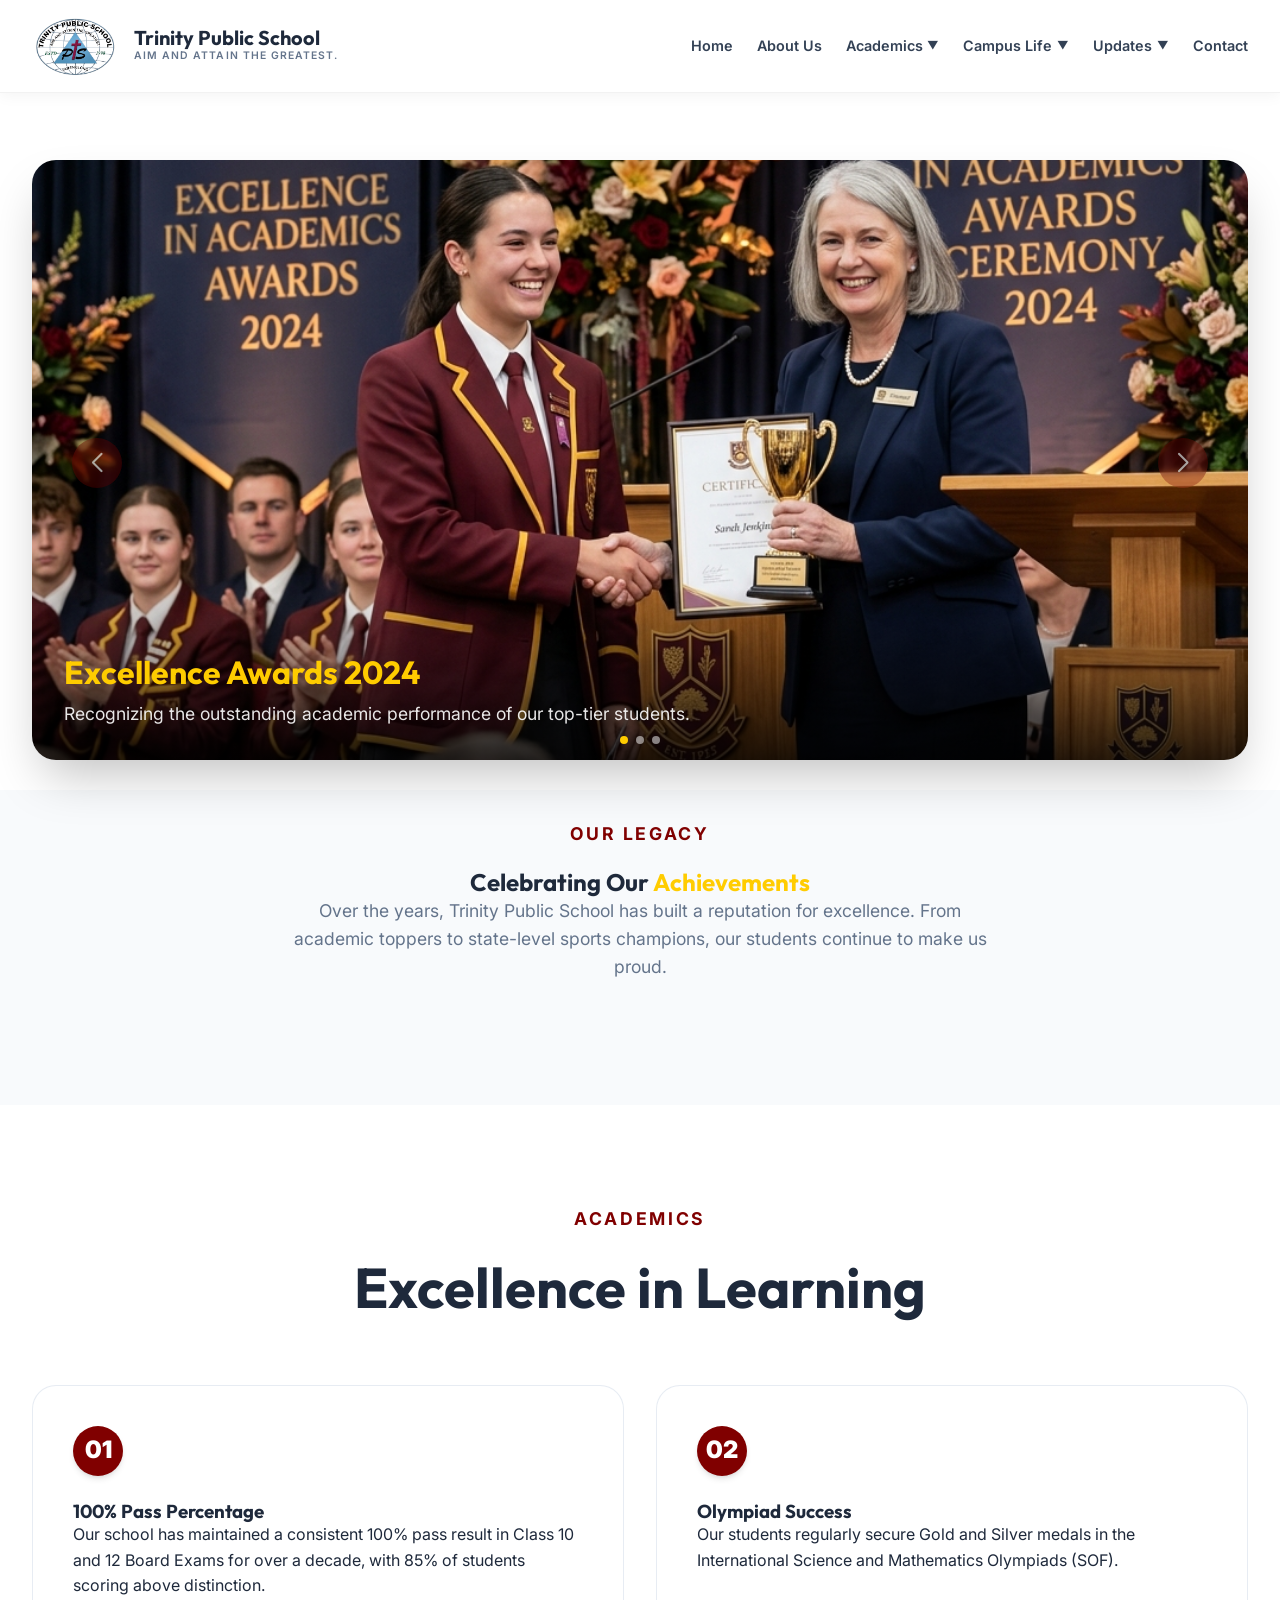
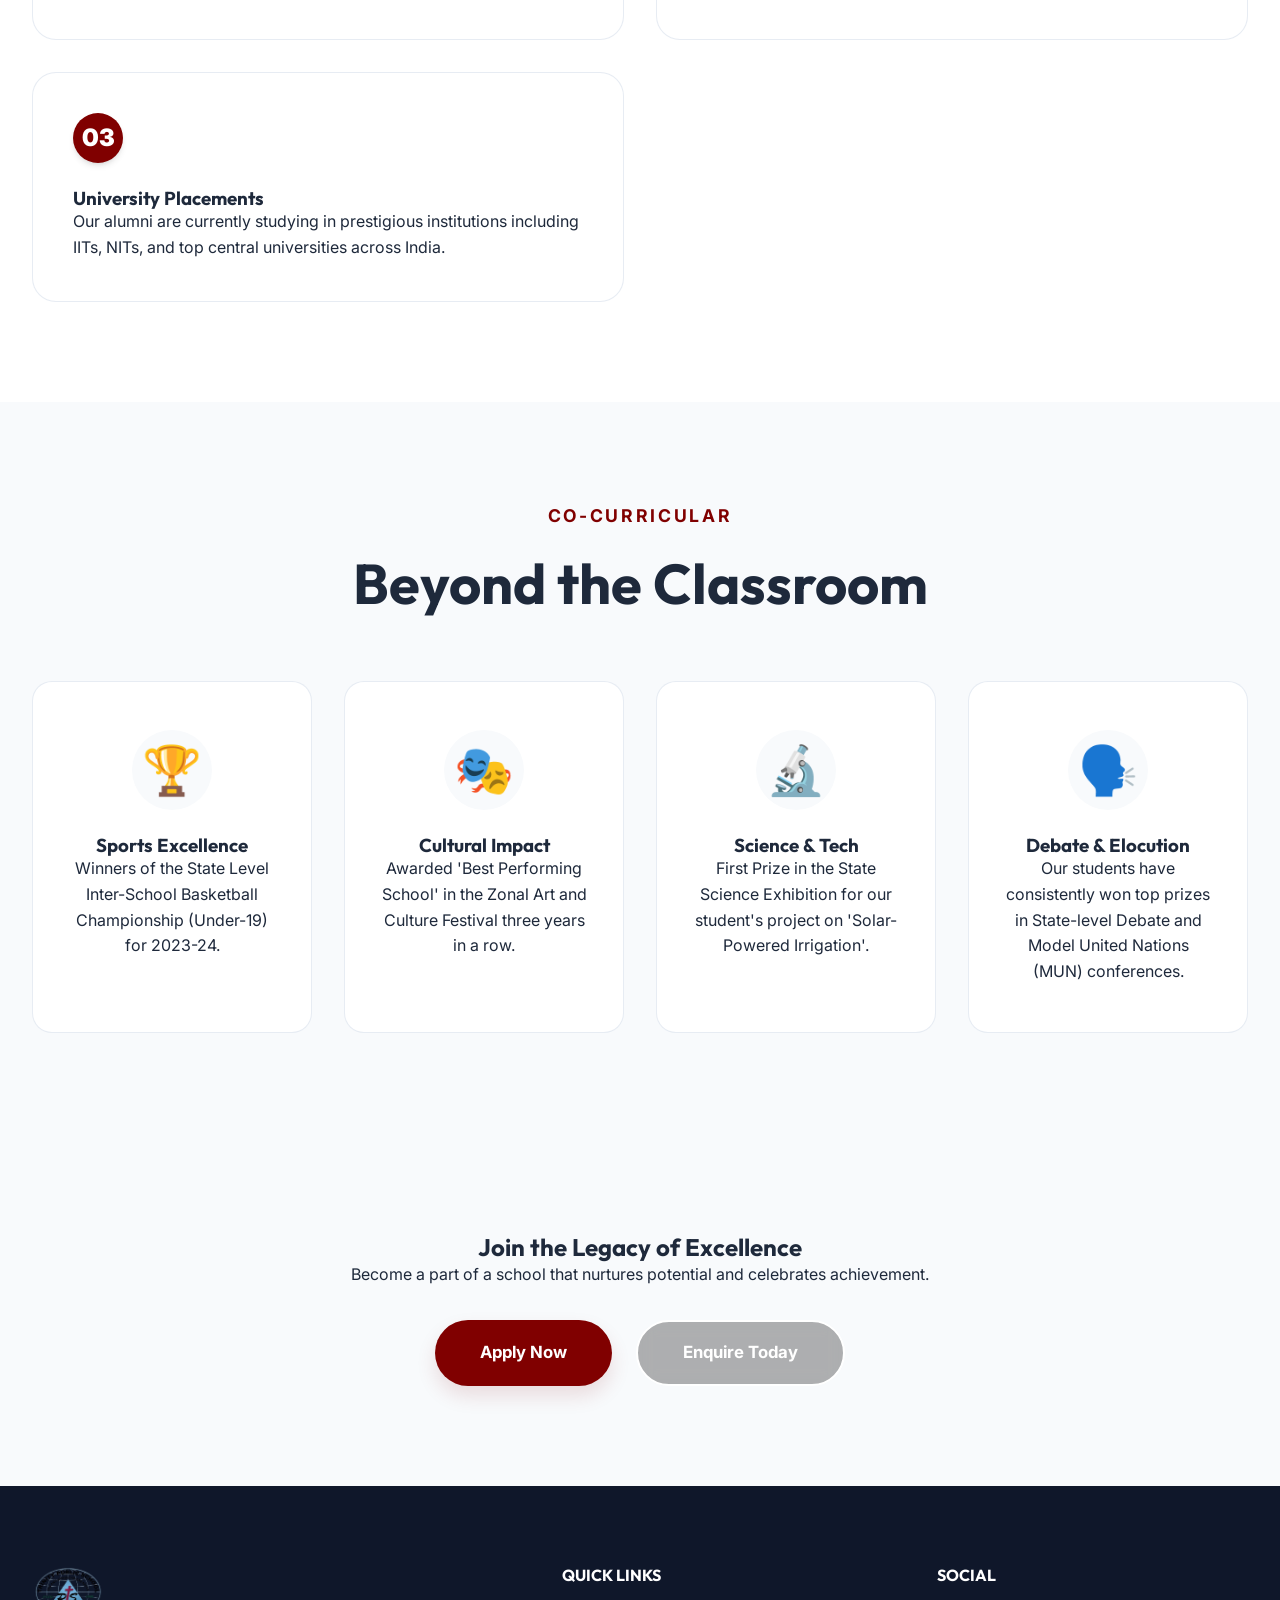
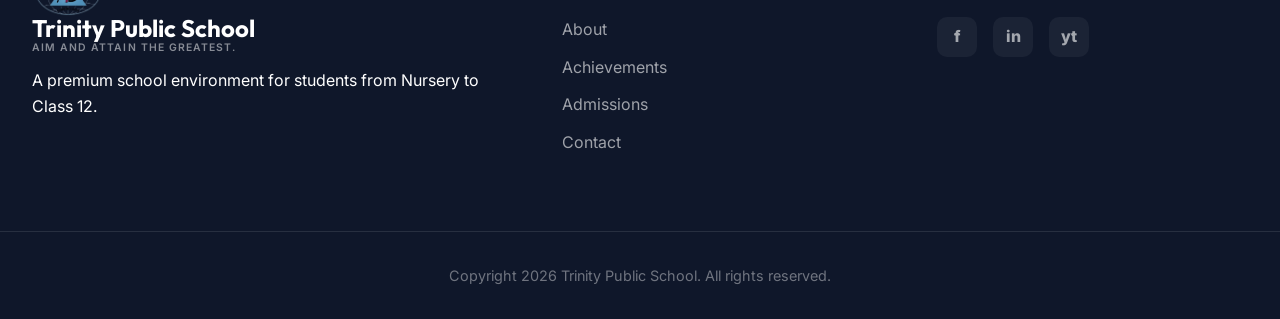
<file: achievements.html>
<!DOCTYPE html>
<html lang="en">

<head>
  <meta charset="UTF-8" />
  <meta name="viewport" content="width=device-width, initial-scale=1.0" />
  <title>Achievements | Trinity Public School</title>
  <meta name="description" content="Detailed achievements and milestones of Trinity Public School." />
  <link rel="preconnect" href="https://fonts.googleapis.com" />
  <link rel="preconnect" href="https://fonts.gstatic.com" crossorigin />
  <link
    href="https://fonts.googleapis.com/css2?family=Outfit:wght@300;400;500;600;700;800;900&family=Inter:wght@300;400;500;600;700&display=swap"
    rel="stylesheet" />
  <link rel="icon" type="image/png" href="images/favicon.png?v=2" />
  <link rel="stylesheet" href="https://cdn.jsdelivr.net/npm/swiper@11/swiper-bundle.min.css" />
  <link rel="stylesheet" href="style.css" />
</head>

<body>
  <!-- Header -->
  <header class="site-header" id="siteHeader">
    <div class="container header-flex-layout">
      <a class="brand left-aligned-brand" href="index.html#home" aria-label="Trinity Public School home">
        <img src="images/logo.png" alt="Trinity Public School Logo" class="brand-img" />
        <div class="brand-text">
          <strong>Trinity Public School</strong>
          <small>Aim and Attain The Greatest.</small>
        </div>
      </a>

      <nav class="nav-menu" id="navMenu" aria-label="Main navigation">
        <div class="nav-item">
          <a href="index.html#home">Home</a>
        </div>
        <div class="nav-item">
          <a href="index.html#about">About Us</a>
        </div>
        <div class="nav-item dropdown">
          <a href="index.html#academics" class="dropdown-trigger">Academics <span class="chevron">▼</span></a>
          <ul class="dropdown-menu">
            <li><a href="index.html#academics">Curriculum</a></li>
            <li><a href="index.html#academics">School Timings</a></li>
            <li><a href="index.html#admissions">Fees Information</a></li>
            <li><a href="index.html#academics">Academic Calendar</a></li>
          </ul>
        </div>
        <div class="nav-item dropdown">
          <a href="index.html#school-life" class="dropdown-trigger">Campus Life <span class="chevron">▼</span></a>
          <ul class="dropdown-menu">
            <li><a href="ExploreCampus.html">Explore Campus</a></li>
            <li><a href="SportsWeek/SportsWeek.html">Sports Week</a></li>
            <li><a href="index.html#school-life">Gallery</a></li>
            <li><a href="achievements.html" class="active">Achievements</a></li>
          </ul>
        </div>
        <div class="nav-item dropdown">
          <a href="index.html#admissions" class="dropdown-trigger">Updates <span class="chevron">▼</span></a>
          <ul class="dropdown-menu">
            <li><a href="index.html#home">Notices</a></li>
            <li><a href="index.html#home">Circulars</a></li>
            <li><a href="index.html#admissions">Admissions Open</a></li>
          </ul>
        </div>
        <div class="nav-item">
          <a href="index.html#contact">Contact</a>
        </div>
      </nav>
      <button class="menu-toggle" id="menuToggle" type="button" aria-label="Open menu" aria-expanded="false">
        <span></span>
        <span></span>
        <span></span>
      </button>
    </div>
  </header>
  <div class="menu-overlay" id="menuOverlay"></div>

  <main>
    <!-- Achievements Visual Slider -->
    <section class="section-padding" style="padding-top: 160px; padding-bottom: 30px;">
      <div class="container">
        <div class="achievement-slider swiper reveal">
          <div class="swiper-wrapper">
            <div class="swiper-slide">
              <div class="slider-image-wrapper">
                <img src="images/achievement1.jpg" alt="Award Ceremony" />
                <div class="slider-caption">
                  <h3>Excellence Awards 2024</h3>
                  <p>Recognizing the outstanding academic performance of our top-tier students.</p>
                </div>
              </div>
            </div>
            <div class="swiper-slide">
              <div class="slider-image-wrapper">
                <img src="images/achievement2.jpg" alt="Sports Victory" />
                <div class="slider-caption">
                  <h3>State Champions</h3>
                  <p>Our basketball team securing the top spot in the inter-school tournament.</p>
                </div>
              </div>
            </div>
            <div class="swiper-slide">
              <div class="slider-image-wrapper">
                <img src="images/achievement3.jpg" alt="Science Fair" />
                <div class="slider-caption">
                  <h3>Innovation Leaders</h3>
                  <p>First prize winners at the Regional Science & Technology Exhibition.</p>
                </div>
              </div>
            </div>
          </div>
          <div class="swiper-pagination"></div>
          <div class="swiper-button-next"></div>
          <div class="swiper-button-prev"></div>
        </div>
      </div>
    </section>

    <!-- Page Hero (Our Legacy Text) -->
    <section class="section-padding tinted-section" style="padding-top: 30px; padding-bottom: 60px;">
      <div class="container">
        <div class="section-intro centered reveal">
          <p class="eyebrow">Our Legacy</p>
          <h1>Celebrating Our <span class="text-accent">Achievements</span></h1>
          <p>Over the years, Trinity Public School has built a reputation for excellence. From academic toppers to state-level sports champions, our students continue to make us proud.</p>
        </div>
      </div>
    </section>

    <!-- Academic Achievements -->
    <section class="section-padding">
      <div class="container">
        <div class="section-intro reveal">
          <p class="eyebrow">Academics</p>
          <h2>Excellence in Learning</h2>
        </div>
        <div class="card-grid two-column">
          <div class="info-card reveal">
            <span class="card-number">01</span>
            <h3>100% Pass Percentage</h3>
            <p>Our school has maintained a consistent 100% pass result in Class 10 and 12 Board Exams for over a decade, with 85% of students scoring above distinction.</p>
          </div>

          <div class="info-card reveal">
            <span class="card-number">02</span>
            <h3>Olympiad Success</h3>
            <p>Our students regularly secure Gold and Silver medals in the International Science and Mathematics Olympiads (SOF).</p>
          </div>
          <div class="info-card reveal">
            <span class="card-number">03</span>
            <h3>University Placements</h3>
            <p>Our alumni are currently studying in prestigious institutions including IITs, NITs, and top central universities across India.</p>
          </div>
        </div>
      </div>
    </section>

    <!-- Sports & Beyond -->
    <section class="section-padding bg-alt">
      <div class="container">
        <div class="section-intro reveal">
          <p class="eyebrow">Co-Curricular</p>
          <h2>Beyond the Classroom</h2>
        </div>
        <div class="achievement-grid">
          <div class="achievement-card reveal">
            <div class="achievement-icon">🏆</div>
            <h3>Sports Excellence</h3>
            <p>Winners of the State Level Inter-School Basketball Championship (Under-19) for 2023-24.</p>
          </div>
          <div class="achievement-card reveal">
            <div class="achievement-icon">🎭</div>
            <h3>Cultural Impact</h3>
            <p>Awarded 'Best Performing School' in the Zonal Art and Culture Festival three years in a row.</p>
          </div>
          <div class="achievement-card reveal">
            <div class="achievement-icon">🔬</div>
            <h3>Science & Tech</h3>
            <p>First Prize in the State Science Exhibition for our student's project on 'Solar-Powered Irrigation'.</p>
          </div>
          <div class="achievement-card reveal">
            <div class="achievement-icon">🗣️</div>
            <h3>Debate & Elocution</h3>
            <p>Our students have consistently won top prizes in State-level Debate and Model United Nations (MUN) conferences.</p>
          </div>
        </div>
      </div>
    </section>

    <!-- CTA Section -->
    <section class="section-padding tinted-section">
      <div class="container centered reveal">
        <h2>Join the Legacy of Excellence</h2>
        <p>Become a part of a school that nurtures potential and celebrates achievement.</p>
        <div class="hero-buttons" style="margin-top: 2rem;">
          <a class="btn btn-primary rounded-full" href="index.html#admissions">Apply Now</a>
          <a class="btn btn-secondary rounded-full" href="index.html#contact">Enquire Today</a>
        </div>
      </div>
    </section>
  </main>

  <!-- Footer -->
  <footer class="site-footer">
    <div class="container footer-grid">
      <div>
        <a class="brand footer-brand" href="index.html#home">
          <img src="images/logo.png" alt="Trinity Public School Logo" class="brand-img" />
          <div class="brand-text">
            <strong>Trinity Public School</strong>
            <small>Aim and Attain The Greatest.</small>
          </div>
        </a>
        <p>A premium school environment for students from Nursery to Class 12.</p>
      </div>

      <div>
        <h3>Quick Links</h3>
        <a href="index.html#about">About</a>
        <a href="achievements.html">Achievements</a>
        <a href="index.html#admissions">Admissions</a>
        <a href="index.html#contact">Contact</a>
      </div>

      <div>
        <h3>Social</h3>
        <div class="social-links">
          <a href="#" aria-label="Facebook">f</a>
          <a href="#" aria-label="Instagram">in</a>
          <a href="#" aria-label="YouTube">yt</a>
        </div>
      </div>
    </div>
    <p class="copyright">Copyright 2026 Trinity Public School. All rights reserved.</p>
  </footer>

  <script src="https://cdn.jsdelivr.net/npm/swiper@11/swiper-bundle.min.js"></script>
  <script src="script.js"></script>
  <script>
    document.addEventListener("DOMContentLoaded", () => {
      new Swiper(".achievement-slider", {
        slidesPerView: 1,
        spaceBetween: 30,
        loop: true,
        autoplay: {
          delay: 5000,
          disableOnInteraction: false,
        },
        pagination: {
          el: ".swiper-pagination",
          clickable: true,
        },
        navigation: {
          nextEl: ".swiper-button-next",
          prevEl: ".swiper-button-prev",
        },
      });
    });
  </script>
</body>

</html>
</file>
<file: style.css>
/* =========================================================
   Trinity Public School - Premium UI Overhaul
   Developer: Antigravity AI
   Purpose: Professional School Website Design
   ========================================================= */

/* ---------------------------------------------------------
   1. VARIABLES & DESIGN SYSTEM
   --------------------------------------------------------- */
:root {
  /* Color Palette */
  --primary: #800000;
  --primary-dark: #5c0000;
  --primary-glow: rgba(128, 0, 0, 0.12);
  --accent: #d4af37;
  --accent-light: #f1c40f;

  --text-main: #1e293b;
  --text-muted: #64748b;
  --text-light: #94a3b8;

  --bg-main: #ffffff;
  --bg-alt: #f8fafc;
  --bg-dark: #0f172a;
  --bg-card: #ffffff;

  --border: rgba(226, 232, 240, 0.8);
  --glass: rgba(255, 255, 255, 0.7);
  --glass-border: rgba(255, 255, 255, 0.2);

  /* Shadows */
  --shadow-sm: 0 1px 2px 0 rgb(0 0 0 / 0.05);
  --shadow: 0 4px 6px -1px rgb(0 0 0 / 0.1), 0 2px 4px -2px rgb(0 0 0 / 0.1);
  --shadow-lg: 0 20px 25px -5px rgb(0 0 0 / 0.1), 0 8px 10px -6px rgb(0 0 0 / 0.1);
  --shadow-xl: 0 25px 50px -12px rgb(0 0 0 / 0.25);

  /* Border Radii */
  --radius-sm: 0.5rem;
  --radius-md: 0.75rem;
  --radius-lg: 1.5rem;
  --radius-full: 9999px;

  /* Typography */
  --font-heading: 'Outfit', sans-serif;
  --font-body: 'Inter', sans-serif;

  --transition: all 0.3s cubic-bezier(0.4, 0, 0.2, 1);
}

/* ---------------------------------------------------------
   2. BASE STYLES & RESET
   --------------------------------------------------------- */
* {
  box-sizing: border-box;
  margin: 0;
  padding: 0;
}

html {
  scroll-behavior: smooth;
  font-size: 16px;
}

html,
body {
  overflow-x: hidden;
  position: relative;
  width: 100%;
}

body {
  background: var(--bg-main);
  color: var(--text-main);
  font-family: var(--font-body);
  line-height: 1.6;
  transition: background 0.5s ease;
}

h1,
h2,
h3,
h4,
.brand strong {
  font-family: var(--font-heading);
  font-weight: 700;
  line-height: 1.2;
}

img {
  display: block;
  max-width: 100%;
  height: auto;
}

a {
  color: inherit;
  text-decoration: none;
  transition: var(--transition);
}

/* Utilities */
.two-column {
  display: grid;
  grid-template-columns: repeat(2, 1fr);
  gap: 2rem;
}

.three-column {
  display: grid;
  grid-template-columns: repeat(3, 1fr);
  gap: 2rem;
}

.four-column {
  display: grid;
  grid-template-columns: repeat(4, 1fr);
  gap: 2rem;
}

button {
  font-family: inherit;
}

/* Layout Utilities */
.container {
  max-width: 1280px;
  margin: 0 auto;
  padding: 0 2rem;
}

.section-padding {
  padding: 100px 0;
}

.bg-alt {
  background: var(--bg-alt);
}

.tinted-section {
  background: var(--bg-alt);
}

.centered {
  text-align: center;
}

.reveal {
  opacity: 0;
  transform: translateY(30px);
  transition: opacity 0.8s ease-out, transform 0.8s ease-out;
}

.reveal.visible {
  opacity: 1;
  transform: translateY(0);
}

/* ---------------------------------------------------------
   3. HEADER & NAVIGATION
   --------------------------------------------------------- */
.site-header {
  position: fixed;
  top: 0;
  left: 0;
  right: 0;
  z-index: 1000;
  padding: 1rem 0;
  background: white;
  border-bottom: 1px solid rgba(0, 0, 0, 0.05);
  box-shadow: 0 2px 15px rgba(0, 0, 0, 0.05);
  transition: var(--transition);
}

.header-flex-layout {
  display: flex;
  justify-content: space-between;
  align-items: center;
}

.brand {
  display: flex;
  align-items: center;
  gap: 1rem;
}

.brand-text {
  display: flex;
  flex-direction: column;
}

.brand-title {
  display: flex;
  align-items: center;
  gap: 10px;
}

.estd-badge {
  font-size: 0.65rem;
  background: var(--primary);
  color: white;
  padding: 2px 8px;
  border-radius: 4px;
  font-weight: 700;
  letter-spacing: 0.05em;
}

.brand-img {
  height: 60px;
  width: auto;
  object-fit: contain;
}

.brand strong {
  font-size: 1.25rem;
  color: var(--text-main);
  line-height: 1;
}

.brand-motto {
  font-size: 0.8rem;
  color: var(--text-muted);
  font-weight: 500;
  margin-top: 4px;
}

.brand small {
  font-size: 0.65rem;
  color: var(--text-muted);
  text-transform: uppercase;
  letter-spacing: 0.1em;
  font-weight: 600;
}

.nav-menu {
  display: flex;
  gap: 1.5rem;
  align-items: center;
}

.nav-item {
  position: relative;
}

.nav-menu a {
  font-weight: 600;
  font-size: 0.9rem;
  color: #334155;
  padding: 0.5rem 0;
  display: inline-flex;
  align-items: center;
  gap: 0.3rem;
  transition: var(--transition);
}

.nav-menu a:hover,
.nav-menu a.active {
  color: var(--primary);
}

.chevron {
  font-size: 0.7rem;
  transition: transform 0.3s ease;
}

/* Dropdown Menu Desktop */
.dropdown-menu {
  position: absolute;
  top: 100%;
  left: 50%;
  transform: translateX(-50%) translateY(10px);
  background: white;
  min-width: 220px;
  border-radius: var(--radius-md);
  box-shadow: var(--shadow-lg);
  padding: 0.75rem 0;
  opacity: 0;
  visibility: hidden;
  transition: all 0.3s cubic-bezier(0.4, 0, 0.2, 1);
  list-style: none;
  z-index: 1000;
  border: 1px solid rgba(0, 0, 0, 0.05);
}

.dropdown:hover .dropdown-menu {
  opacity: 1;
  visibility: visible;
  transform: translateX(-50%) translateY(0);
}

.dropdown:hover .chevron {
  transform: rotate(180deg);
}

.dropdown-menu li a {
  display: block;
  padding: 0.75rem 1.5rem;
  color: var(--text-main);
  font-weight: 500;
  font-size: 0.85rem;
  transition: all 0.2s ease;
  width: 100%;
}

.dropdown-menu li a:hover {
  background: var(--bg-alt);
  color: var(--primary);
  padding-left: 1.75rem;
}

.dropdown-menu li a::after {
  display: none;
}

.menu-toggle {
  display: none;
  flex-direction: column;
  gap: 5px;
  background: none;
  border: none;
  cursor: pointer;
  padding: 5px;
  z-index: 1100;
}

@media (max-width: 991px) {
  .menu-toggle {
    display: flex;
  }
}

.menu-toggle span {
  display: block;
  width: 25px;
  height: 2px;
  background: var(--text-main);
  transition: var(--transition);
  transform-origin: center;
}

.menu-toggle.active span:nth-child(1) {
  transform: translateY(7px) rotate(45deg);
}

.menu-toggle.active span:nth-child(2) {
  opacity: 0;
}

.menu-toggle.active span:nth-child(3) {
  transform: translateY(-7px) rotate(-45deg);
}

/* Menu Overlay */
.menu-overlay {
  position: fixed;
  inset: 0;
  background: rgba(15, 23, 42, 0.4);
  backdrop-filter: blur(4px);
  z-index: 999;
  opacity: 0;
  visibility: hidden;
  transition: var(--transition);
}

.menu-overlay.visible {
  opacity: 1;
  visibility: visible;
}

/* Mobile Nav Styles Refined */
@media (max-width: 991px) {
  .nav-menu {
    position: fixed;
    top: 0;
    right: -100%;
    width: 320px;
    height: 100vh;
    background: white;
    flex-direction: column;
    padding: 100px 1.5rem 2rem;
    gap: 0.5rem;
    transition: transform 0.4s cubic-bezier(0.4, 0, 0.2, 1);
    align-items: flex-start;
    overflow-y: auto;
    box-shadow: -10px 0 30px rgba(0, 0, 0, 0.1);
    z-index: 1050;
  }

  .nav-menu.open {
    right: 0;
    transform: translateX(0);
  }

  .nav-item {
    width: 100%;
    border-bottom: 1px solid rgba(0, 0, 0, 0.05);
  }

  .nav-item:last-child {
    border-bottom: none;
  }

  .nav-menu a {
    font-size: 1.05rem;
    width: 100%;
    padding: 1rem 0.5rem;
    display: flex;
    justify-content: space-between;
    align-items: center;
    color: var(--text-main);
    font-weight: 600;
  }

  .dropdown-menu {
    position: static !important;
    width: 100%;
    min-width: 100%;
    transform: none !important;
    left: auto !important;
    top: auto !important;
    opacity: 1;
    visibility: visible;
    box-shadow: none;
    padding: 0;
    max-height: 0;
    overflow: hidden;
    transition: max-height 0.4s cubic-bezier(0.4, 0, 0.2, 1);
    border: none;
    background: #f8f8f8;
    border-radius: 12px;
    margin: 0;
    display: block; /* Ensure it's in flow */
  }

  .dropdown.active .dropdown-menu {
    max-height: 600px;
    margin-top: 10px;
    margin-bottom: 10px;
    padding: 10px 0;
  }

  .dropdown.active .chevron {
    transform: rotate(180deg);
    color: var(--primary);
  }

  .dropdown-menu li a {
    display: block;
    width: 100%;
    padding: 12px 20px;
    font-size: 0.95rem;
    font-weight: 500;
    color: var(--text-muted);
  }

  .dropdown-menu li a:hover {
    padding-left: 25px;
    background: rgba(0, 0, 0, 0.02);
  }
}

/* ---------------------------------------------------------
   4. HERO SLIDER
   --------------------------------------------------------- */
.hero-slider {
  height: 85vh; /* Decreased from 100vh */
  width: 100%;
  position: relative;
  overflow: hidden;
}

/* Swiper Navigation Symmetry */
.swiper-button-prev,
.swiper-button-next {
  color: white !important;
  transition: var(--transition);
  opacity: 0.6;
}

.swiper-button-prev:hover,
.swiper-button-next:hover {
  opacity: 1;
  transform: scale(1.1);
}

.swiper-button-prev {
  left: 40px !important;
}

.swiper-button-next {
  right: 40px !important;
}

@media (max-width: 768px) {
  .swiper-button-prev {
    left: 15px !important;
  }

  .swiper-button-next {
    right: 15px !important;
  }
}


.hero-slide {
  position: relative;
  display: flex;
  align-items: center;
  justify-content: center;
}

.hero-image-overlay {
  position: absolute;
  inset: 0;
  background-size: cover;
  background-position: center;
  background-repeat: no-repeat;
  transition: transform 8s ease-out;
  z-index: -1;
}

.swiper-slide-active .hero-image-overlay {
  transform: scale(1.1);
}

/* Topper Slides (Full Image, No Zoom, No Overlay) */
.no-zoom {
  position: relative;
  background-color: #000;
  overflow: hidden;
}

/* Blurred Background Fill */
.no-zoom::before {
  content: '';
  position: absolute;
  inset: -20px;
  background-image: inherit;
  background-size: cover;
  background-position: center;
  filter: blur(25px) brightness(0.6);
  z-index: 1;
}

.no-zoom .hero-image-overlay {
  background-image: inherit;
  background-size: contain !important;
  /* Sharp and undistorted */
  background-position: center;
  top: 0;
  height: 100%;
  z-index: 2;
  /* Over the blur */
  transition: none !important;
  transform: none !important;
}

.topper-img-mobile {
  display: none;
}

.no-zoom .hero-image-overlay::before {
  display: none;
}

.hero-image-overlay::before {
  content: '';
  position: absolute;
  inset: 0;
  background: rgba(0, 0, 0, 0.4);
}

.hero-grid {
  position: relative;
  z-index: 10;
  text-align: center;
  color: white;
}

.hero-content {
  max-width: 900px;
  margin: 0 auto;
  opacity: 0;
  transform: translateY(40px);
  transition: all 0.8s cubic-bezier(0.4, 0, 0.2, 1);
  transition-delay: 0.3s;
}

.swiper-slide-active .hero-content {
  opacity: 1;
  transform: translateY(0);
}

.hero-content h1 {
  font-size: clamp(2rem, 8vw, 4rem);
  margin-bottom: 1rem;
  color: white;
  text-shadow: 0 4px 20px rgba(0, 0, 0, 0.4);
}

.text-accent {
  color: #ffcc00;
}

.hero-subtitle {
  font-size: clamp(1.1rem, 4vw, 1.8rem);
  font-weight: 400;
  color: white;
  margin-bottom: 2.5rem;
  text-shadow: 0 2px 4px rgba(0, 0, 0, 0.3);
  display: flex;
  justify-content: center;
  align-items: center;
  gap: 0.5rem;
}

.typing-text::after {
  content: '|';
  animation: blink 0.8s infinite;
  margin-left: 2px;
  color: #ffcc00;
}

@keyframes blink {

  0%,
  100% {
    opacity: 1;
  }

  50% {
    opacity: 0;
  }
}

.hero-buttons {
  display: flex;
  gap: 1.5rem;
  justify-content: center;
  margin-top: 1rem;
}

/* ---------------------------------------------------------
   5. BUTTONS
   --------------------------------------------------------- */
.btn {
  padding: 1.1rem 2.8rem;
  border-radius: var(--radius-full);
  font-weight: 700;
  font-size: 1.05rem;
  cursor: pointer;
  display: inline-flex;
  align-items: center;
  justify-content: center;
  transition: var(--transition);
}

.btn-primary {
  background: var(--primary);
  color: white !important;
  border: none;
  box-shadow: 0 10px 20px var(--primary-glow);
}

.btn-primary:hover {
  background: var(--primary-dark);
  transform: translateY(-3px);
  box-shadow: 0 15px 30px var(--primary-glow);
}

.btn-secondary {
  background: rgba(0, 0, 0, 0.3);
  color: white !important;
  border: 2px solid white;
  backdrop-filter: blur(10px);
}

.btn-secondary:hover {
  background: white;
  color: #000 !important;
  transform: translateY(-3px);
}

/* ---------------------------------------------------------
   4.5 ANNOUNCEMENT BAR
   --------------------------------------------------------- */
.announcement-bar {
  background: var(--primary);
  color: white;
  overflow: hidden;
  white-space: nowrap;
  padding: 15px 0;
  border-top: 1px solid rgba(255, 255, 255, 0.1);
  border-bottom: 1px solid rgba(255, 255, 255, 0.1);
  position: relative;
  z-index: 50;
  height: 60px;
  display: flex;
  align-items: center;
}

.announcement-track {
  display: inline-flex;
  gap: 100px;
  padding-left: 100%; /* Start text from the right edge */
  animation: scrollText 12s linear infinite;
  font-weight: 700;
  font-size: 1.1rem;
  letter-spacing: 0.05em;
  text-transform: uppercase;
  flex-shrink: 0;
}

@keyframes scrollText {
  0% {
    transform: translateX(0);
  }

  100% {
    transform: translateX(-100%);
  }
}

@media (max-width: 768px) {
  .announcement-bar {
    height: 45px;
    padding: 10px 0;
  }

  .announcement-track {
    font-size: 0.9rem;
    gap: 60px;
    animation-duration: 8s;
  }
}

/* ---------------------------------------------------------
   6. SECTIONS & COMPONENTS
   --------------------------------------------------------- */

/* Section Intro */
.section-intro {
  margin-bottom: 4rem;
  text-align: center;
}

.section-intro .eyebrow {
  color: var(--primary);
  font-weight: 700;
  font-size: 1.1rem;
  text-transform: uppercase;
  letter-spacing: 0.15em;
  margin-bottom: 1.25rem;
  display: block;
}

.section-intro .eyebrow.light {
  color: white;
}

.section-intro h2 {
  font-size: clamp(1.8rem, 6vw, 3.5rem);
  color: var(--text-main);
  margin-bottom: 1.5rem;
}

.section-intro p {
  font-size: clamp(1rem, 2vw, 1.1rem);
  color: var(--text-muted);
  max-width: 700px;
  margin: 0 auto;
}

/* Leadership */
.leadership-grid {
  display: grid;
  grid-template-columns: repeat(3, 1fr);
  gap: 3rem;
}

.leadership-card {
  background: white;
  border-radius: 20px;
  overflow: hidden;
  box-shadow: var(--shadow);
  text-align: center;
  transition: var(--transition);
  border: 1px solid rgba(0, 0, 0, 0.05);
}

/* Faculty Section */
.faculty-section {
  background: #f8fafc;
}

.faculty-grid {
  display: grid;
  grid-template-columns: repeat(6, 1fr);
  gap: 1.5rem;
  margin-top: 3rem;
}

.faculty-card {
  background: white;
  border-radius: 15px;
  overflow: hidden;
  box-shadow: 0 4px 15px rgba(0, 0, 0, 0.05);
  transition: transform 0.3s ease;
  border: 1px solid #edf2f7;
  text-align: center;
}

.faculty-card:hover {
  transform: translateY(-10px);
  box-shadow: var(--shadow-lg);
}

.faculty-image img {
  width: 100%;
  aspect-ratio: 1;
  object-fit: cover;
  border-bottom: 1px solid #edf2f7;
}

.faculty-info {
  padding: 1.25rem 0.5rem;
}

.faculty-info h3 {
  font-size: 0.95rem;
  color: #1a202c;
  margin-bottom: 0.25rem;
  font-weight: 700;
}

.faculty-info p {
  font-size: 0.7rem;
  color: var(--primary);
  font-weight: 600;
  letter-spacing: 0.05em;
  margin-bottom: 0.75rem;
}

.faculty-social {
  border-top: 1px solid #edf2f7;
  padding-top: 0.75rem;
}

.email-icon {
  font-size: 1.1rem;
  color: #a0aec0;
  transition: color 0.3s ease;
  cursor: pointer;
}

.email-icon:hover {
  color: var(--primary);
}

.centered-btn-wrapper {
  text-align: center;
  margin-top: 4rem;
}

.btn-navy {
  background: #1e293b;
  color: white !important;
  padding: 1rem 2.5rem;
  border-radius: 8px;
  font-weight: 600;
  display: inline-flex;
  align-items: center;
  gap: 0.5rem;
  transition: background 0.3s ease;
}

.btn-navy:hover {
  background: #0f172a;
}


.leadership-card:hover {
  transform: translateY(-10px);
  box-shadow: 0 20px 40px rgba(0, 0, 0, 0.1);
}

.member-image {
  width: 100%;
  height: 300px;
  overflow: hidden;
}

.member-image img {
  width: 100%;
  height: 100%;
  object-fit: cover;
  transition: var(--transition);
}

.leadership-card:hover .member-image img {
  transform: scale(1.05);
}

.member-info {
  padding: 2rem;
}

.designation {
  color: var(--primary);
  font-weight: 700;
  font-size: 0.9rem;
  text-transform: uppercase;
  margin-bottom: 1.5rem;
}

.quote {
  font-style: italic;
  color: var(--text-muted);
  font-size: 0.95rem;
  line-height: 1.6;
}

/* About Grid & Cards */
.about-new-layout {
  display: grid;
  grid-template-columns: 1fr 1.1fr;
  gap: 5rem;
  align-items: center;
  margin-bottom: 5rem;
}

.about-content-col {
  text-align: left;
}

.about-content-col .eyebrow {
  margin-bottom: 1.5rem;
  margin-left: 0;
}

.about-title {
  font-size: clamp(2rem, 4.5vw, 3.2rem);
  color: var(--text-main);
  margin-bottom: 2rem;
  line-height: 1.1;
  font-weight: 800;
}

.about-desc {
  font-size: 1.1rem;
  color: var(--text-muted);
  line-height: 1.7;
  margin-bottom: 3rem;
  max-width: 600px;
  margin-left: 0;
}

.about-image-col img {
  border-radius: 40px;
  box-shadow: var(--shadow-xl);
  width: 100%;
  aspect-ratio: 16/11;
  object-fit: cover;
}

/* Maroon Button with Arrow */
.btn-maroon-arrow {
  background: var(--primary);
  color: white !important;
  display: inline-flex;
  align-items: center;
  gap: 1.25rem;
  padding: 1.1rem 2.2rem;
  border-radius: 12px;
  font-weight: 700;
  font-size: 1.1rem;
  box-shadow: 0 10px 20px var(--primary-glow);
  transition: var(--transition);
}

.btn-maroon-arrow:hover {
  transform: translateY(-3px);
  background: var(--primary-dark);
  box-shadow: 0 15px 30px var(--primary-glow);
}

.btn-icon {
  font-size: 1.5rem;
}

.btn-arrow {
  font-size: 1.3rem;
  transition: transform 0.3s ease;
}

.btn-maroon-arrow:hover .btn-arrow {
  transform: translateX(6px);
}

/* Features Bar */
.features-bar {
  background: white;
  border: 1px solid var(--border);
  border-radius: 24px;
  padding: 2.5rem 3rem;
  display: grid;
  grid-template-columns: repeat(4, 1fr);
  gap: 1rem;
  box-shadow: var(--shadow-lg);
  margin-top: 2rem;
}

.f-item {
  display: flex;
  align-items: center;
  gap: 1.25rem;
  position: relative;
  padding: 0 1rem;
}

.f-item:not(:last-child)::after {
  content: '';
  position: absolute;
  right: -0.5rem;
  top: 15%;
  height: 70%;
  width: 1px;
  background: #e2e8f0;
}

.f-icon {
  width: 52px;
  height: 52px;
  background: #fff5f5;
  border-radius: 50%;
  display: flex;
  align-items: center;
  justify-content: center;
  font-size: 1.4rem;
  flex-shrink: 0;
}

.f-text h4 {
  font-size: 0.95rem;
  color: var(--text-main);
  margin-bottom: 0.25rem;
  font-weight: 700;
}

.f-text p {
  font-size: 0.8rem;
  color: var(--text-muted);
  line-height: 1.4;
}

/* ---------------------------------------------------------
   6.1 ABOUT SECTION (REDESIGN)
   --------------------------------------------------------- */
.about-grid-new {
  display: grid;
  grid-template-columns: 1.2fr 1fr;
  gap: 4rem;
  align-items: flex-start;
}

.about-accordion {
  margin-top: 2rem;
  margin-bottom: 2.5rem;
  border-top: 1px solid #e2e8f0;
}

.accordion-item {
  border-bottom: 1px solid #e2e8f0;
}

.accordion-header {
  width: 100%;
  padding: 1.5rem 0;
  display: flex;
  justify-content: space-between;
  align-items: center;
  background: none;
  border: none;
  font-family: var(--font-heading);
  font-size: 1.25rem;
  font-weight: 700;
  color: var(--text-main);
  cursor: pointer;
  text-align: left;
  transition: var(--transition);
}

.accordion-header:hover {
  color: var(--primary);
}

.accordion-icon {
  display: flex;
  align-items: center;
  justify-content: center;
  transition: transform 0.3s ease;
  color: var(--primary);
}

.accordion-item.active .accordion-icon {
  transform: rotate(180deg);
}

.accordion-content {
  max-height: 0;
  overflow: hidden;
  transition: max-height 0.4s cubic-bezier(0.4, 0, 0.2, 1);
  background: transparent;
}

.accordion-item.active .accordion-content {
  max-height: 500px; /* Large enough for content */
}

.content-inner {
  padding-bottom: 1.5rem;
  color: var(--text-muted);
  line-height: 1.6;
  font-size: 1rem;
}

.brochure-btn {
  display: inline-flex;
  align-items: center;
  gap: 1rem;
  background: #ffcc00; /* Yellow background */
  color: #000;
  padding: 1rem 2rem;
  border-radius: 8px;
  font-weight: 700;
  font-size: 0.95rem;
  text-transform: uppercase;
  letter-spacing: 0.05em;
  transition: var(--transition);
  box-shadow: 0 4px 15px rgba(255, 204, 0, 0.2);
}

.brochure-btn:hover {
  background: #e6b800;
  transform: translateY(-3px);
  box-shadow: 0 8px 25px rgba(255, 204, 0, 0.3);
  color: #000;
}

.brochure-btn .btn-arrow {
  font-size: 1.2rem;
  transition: transform 0.3s ease;
}

.brochure-btn:hover .btn-arrow {
  transform: translateX(5px);
}

.about-explore-btn {
  margin-top: 2rem;
  display: inline-flex;
  align-items: center;
  gap: 0.5rem;
  padding: 0.8rem 1.8rem;
}

.about-explore-btn .btn-arrow {
  font-size: 1.2rem;
  transition: transform 0.3s ease;
}

.about-explore-btn:hover .btn-arrow {
  transform: translateX(5px);
}

.about-image {
  width: 100%;
  height: auto;
  border-radius: 20px;
  box-shadow: var(--shadow-lg);
  object-fit: cover;
}

@media (max-width: 1024px) {
  .about-grid-new {
    grid-template-columns: 1fr;
    gap: 3rem;
  }
}

@media (max-width: 768px) {
  .accordion-header {
    font-size: 1.1rem;
    padding: 1.2rem 0;
  }
  
  .about-explore-btn {
    margin-top: 1.5rem !important;
    padding: 0.6rem 1.2rem !important;
    font-size: 0.85rem !important;
    width: fit-content !important;
    margin-left: 0 !important;
    margin-right: auto !important;
    display: flex !important;
  }
}



.card-grid {
  display: grid;
  gap: 2rem;
  margin-top: 4rem;
}

.two-column {
  grid-template-columns: repeat(2, 1fr);
}

.three-column {
  grid-template-columns: repeat(3, 1fr);
}

.four-column {
  grid-template-columns: repeat(4, 1fr);
}

.info-card {
  background: var(--bg-card);
  padding: 2.5rem;
  border-radius: var(--radius-lg);
  border: 1px solid var(--border);
  transition: var(--transition);
}

.info-card:hover {
  transform: translateY(-10px);
  border-color: var(--primary);
  box-shadow: var(--shadow-lg);
}

.card-number {
  font-size: 1.5rem;
  font-weight: 900;
  color: white;
  background: var(--primary);
  width: 50px;
  height: 50px;
  display: flex;
  align-items: center;
  justify-content: center;
  border-radius: 50%;
  margin-bottom: 1.5rem;
  box-shadow: var(--shadow);
}

/* Academics */
.level-card {
  background: var(--bg-card);
  padding: 2rem;
  border-radius: var(--radius-lg);
  border: 1px solid var(--border);
  transition: var(--transition);
  height: 100%;
}

.level-card:hover {
  background: var(--primary);
  color: white;
  transform: scale(1.05);
}

.level-card:hover h3,
.level-card:hover p,
.level-card:hover span {
  color: white;
}

.level-card span {
  font-size: 0.8rem;
  font-weight: 700;
  color: var(--primary);
  text-transform: uppercase;
}

.stream-grid {
  display: grid;
  grid-template-columns: 1fr 1fr;
  gap: 2rem;
  margin-top: 4rem;
}

.stream-card {
  background: var(--bg-card);
  border-radius: var(--radius-lg);
  overflow: hidden;
  border: 1px solid var(--border);
  transition: var(--transition);
}

.stream-card img {
  height: 300px;
  width: 100%;
  object-fit: cover;
  transition: var(--transition);
}

.stream-card:hover img {
  transform: scale(1.1);
}

.stream-card div {
  padding: 2.5rem;
}

/* Achievements Section */
.achievement-grid {
  display: grid;
  grid-template-columns: repeat(4, 1fr);
  gap: 2rem;
  margin-top: 4rem;
}

.achievement-card {
  background: white;
  padding: 3rem 2rem;
  border-radius: 20px;
  text-align: center;
  border: 1px solid var(--border);
  transition: var(--transition);
  height: 100%;
}

.achievement-card:hover {
  transform: translateY(-10px);
  border-color: var(--primary);
  box-shadow: 0 20px 40px rgba(0, 0, 0, 0.05);
}

.achievement-icon {
  font-size: 3rem;
  margin-bottom: 1.5rem;
  display: inline-block;
  width: 80px;
  height: 80px;
  line-height: 80px;
  background: var(--bg-alt);
  border-radius: 50%;
  transition: var(--transition);
}

.achievement-card:hover .achievement-icon {
  background: var(--primary);
  transform: rotate(10deg);
}

/* School Life / Events */
.event-grid {
  display: grid;
  grid-template-columns: repeat(auto-fit, minmax(350px, 1fr));
  gap: 2.5rem;
  margin-top: 3rem;
  justify-content: center;
}

.event-card {
  background: white;
  border-radius: var(--radius-lg);
  overflow: hidden;
  box-shadow: var(--shadow);
  transition: var(--transition);
  border: 1px solid var(--border);
  display: flex;
  flex-direction: column;
  max-width: 550px;
  width: 100%;
  margin: 0 auto;
}


.event-banner {
  width: 100%;
  height: 400px;
  overflow: hidden;
}

@media (max-width: 768px) {
  .event-banner {
    height: 280px;
  }
}


.event-banner img {
  width: 100%;
  height: 100%;
  object-fit: cover;
  transition: transform 0.5s ease;
}

.event-card:hover .event-banner img {
  transform: scale(1.1);
}

.event-content {
  padding: 2.5rem;
  flex-grow: 1;
  text-align: center;
}


.event-features {
  display: grid;
  grid-template-columns: repeat(2, 1fr);
  gap: 1.5rem;
  margin-bottom: 2.5rem;
}

.feature-item {
  display: flex;
  align-items: center;
  gap: 0.75rem;
  font-size: 0.9rem;
  font-weight: 600;
}

/* Admissions */
.admission-section {
  background: linear-gradient(135deg, var(--bg-dark) 0%, var(--primary-dark) 100%);
  color: white;
}

.admission-grid {
  display: grid;
  grid-template-columns: 1fr 1fr;
  gap: 4rem;
  align-items: center;
}

.admission-section .section-intro h2,
.admission-section .section-intro p {
  color: white;
}

.form-card {
  background: white;
  padding: clamp(1.5rem, 5vw, 3rem);
  border-radius: var(--radius-lg);
  box-shadow: var(--shadow-lg);
}

.form-card label {
  display: block;
  margin-bottom: 1.5rem;
}

.form-card span {
  display: block;
  font-size: 0.9rem;
  font-weight: 600;
  margin-bottom: 0.5rem;
  color: var(--text-main);
}

.form-card input,
.form-card select,
.form-card textarea {
  width: 100%;
  padding: 1rem;
  background: #f8fafc;
  border: 1px solid #e2e8f0;
  border-radius: var(--radius-sm);
  outline: none;
  transition: var(--transition);
}

.form-card input:focus,
.form-card select:focus,
.form-card textarea:focus {
  border-color: var(--primary);
  background: white;
  box-shadow: 0 0 0 4px rgba(128, 0, 0, 0.05);
}

/* Contact */
.contact-grid {
  display: grid;
  grid-template-columns: 1fr 1fr;
  gap: 4rem;
}

.contact-details {
  display: flex;
  flex-direction: column;
  gap: 2rem;
}

.contact-details article {
  display: flex;
  flex-direction: column;
  gap: 0.5rem;
}

.contact-details iframe {
  width: 100%;
  height: 300px;
  border-radius: var(--radius-lg);
  border: none;
  filter: grayscale(0.5);
  transition: var(--transition);
}

.contact-details iframe:hover {
  filter: grayscale(0);
}

/* ---------------------------------------------------------
   7. FOOTER
   --------------------------------------------------------- */
.site-footer {
  background: var(--bg-dark);
  color: white;
  padding: 5rem 0 2rem;
}

.footer-grid {
  display: grid;
  grid-template-columns: 1.5fr 1fr 1fr;
  gap: 4rem;
  margin-bottom: 4rem;
}

.footer-brand {
  margin-bottom: 1.5rem;
}

.footer-brand .brand-img {
  height: 50px;
}

.footer-brand strong {
  color: white;
  font-size: 1.5rem;
}

.footer-brand small {
  color: rgba(255, 255, 255, 0.5);
}

.site-footer h3 {
  font-size: 1rem;
  text-transform: uppercase;
  margin-bottom: 2rem;
}

.site-footer a {
  display: block;
  color: rgba(255, 255, 255, 0.6);
  margin-bottom: 0.75rem;
}

.site-footer a:hover {
  color: var(--primary);
}

.social-links {
  display: flex;
  gap: 1rem;
}

.social-links a {
  width: 40px;
  height: 40px;
  border-radius: 10px;
  background: rgba(255, 255, 255, 0.05);
  display: flex;
  align-items: center;
  justify-content: center;
  font-weight: 800;
}

.social-links a:hover {
  background: var(--primary);
  color: white;
  transform: translateY(-5px);
}

.copyright {
  text-align: center;
  padding-top: 2rem;
  border-top: 1px solid rgba(255, 255, 255, 0.1);
  color: rgba(255, 255, 255, 0.4);
  font-size: 0.9rem;
}

/* ---------------------------------------------------------
   8. MEDIA QUERIES & RESPONSIVENESS
   --------------------------------------------------------- */

/* Large Desktop & Tablets (1024px) */
@media (max-width: 1024px) {

  .about-grid,
  .admission-grid,
  .contact-grid,
  .footer-grid,
  .achievement-grid,
  .leadership-grid,
  .faculty-grid {
    grid-template-columns: 1fr;
    gap: 3rem;
  }

  .four-column,
  .leadership-grid,
  .faculty-grid {
    grid-template-columns: repeat(3, 1fr);
  }
}

/* Mobile Devices (768px) */
@media (max-width: 768px) {
  .container {
    padding: 0 1.5rem;
  }

  /* Hero Slider Mobile Fix */
  .hero-section,
  .hero-slider,
  .hero-slide {
    width: 100%;
    height: 300px !important;
    /* Increased to 300px for more vertical space */
    min-height: 300px !important;
    overflow: hidden;
    display: flex;
    align-items: center;
    justify-content: center;
  }

  .hero-slide img,
  .hero-image-overlay {
    width: 100%;
    height: 100%;
    object-fit: cover;
    object-position: center;
    display: block;
    background-size: cover !important;
    background-position: center !important;
    background-attachment: scroll !important;
  }

  /* Optional: Slight dark overlay for premium look */
  .hero-image-overlay::after {
    content: '';
    position: absolute;
    inset: 0;
    background: rgba(0, 0, 0, 0.2);
    /* Reduced overlay for better visibility */
    z-index: 1;
  }

  /* Topper Slides Mobile Fix: Show full image without cropping */
  .no-zoom .hero-image-overlay {
    display: none !important;
    /* Hide background overlay on mobile */
  }

  .no-zoom::before {
    display: none !important;
    /* Remove blur on mobile */
  }

  .hero-slide img[src*="Topper"] {
    width: 100%;
    height: 100% !important;
    object-fit: contain !important;
    object-position: center center !important;
    border-radius: 0 !important;
    background: #000;
    display: block !important;
    margin: auto !important;
    position: absolute !important;
    inset: 0 !important;
    z-index: 5;
  }

  .hero-slide {
    height: auto !important;
    min-height: 260px !important;
    display: flex !important;
    align-items: center !important;
    justify-content: center !important;
    overflow: hidden !important;
    border-radius: 0 !important;
    background: #000 !important;
    position: relative !important;
  }

  .hero-content {
    opacity: 1 !important;
    transform: none !important;
    padding: 110px 1.5rem 30px !important;
    /* Increased top spacing */
    position: relative;
    z-index: 10;
  }

  .hero-content h1 {
    font-size: 1.5rem !important;
    /* Slightly larger to match 300px height */
    margin-bottom: 0.5rem !important;
    line-height: 1.2;
    margin-top: 10px !important;
  }

  .hero-subtitle {
    font-size: 0.9rem !important;
    margin-bottom: 1.2rem !important;
  }

  .hero-buttons {
    margin-top: 0.6rem !important;
  }

  .btn {
    padding: 0.7rem 1.5rem !important;
    font-size: 0.9rem !important;
    width: 85% !important;
    max-width: 320px !important;
    margin: 0.5rem auto !important;
    display: inline-flex !important;
  }

  /* Align Swiper arrows for 300px height */
  .swiper-button-next,
  .swiper-button-prev {
    width: 30px !important;
    height: 30px !important;
    top: 50% !important;
  }

  .swiper-button-next:after,
  .swiper-button-prev:after {
    font-size: 0.8rem !important;
  }

  .menu-toggle {
    display: flex;
    position: relative;
    z-index: 1001;
  }

  .nav-menu {
    position: fixed;
    top: 0;
    right: -100%;
    width: 280px;
    height: 100vh;
    background: white;
    flex-direction: column;
    padding: 6rem 2rem;
    transition: 0.4s cubic-bezier(0.4, 0, 0.2, 1);
    box-shadow: -10px 0 30px rgba(0, 0, 0, 0.1);
    z-index: 1000;
  }

  .nav-menu.open {
    right: 0;
  }

  .menu-overlay {
    position: fixed;
    inset: 0;
    background: rgba(0, 0, 0, 0.5);
    backdrop-filter: blur(4px);
    z-index: 999;
    opacity: 0;
    pointer-events: none;
    transition: 0.4s;
  }

  .menu-overlay.visible {
    opacity: 1;
    pointer-events: auto;
  }

  .two-column,
  .three-column,
  .four-column,
  .stream-grid,
  .achievement-grid,
  .leadership-grid,
  .faculty-grid {
    grid-template-columns: 1fr;
    gap: 1.5rem;
  }

  /* Spacing and Readability Improvements */
  .section-padding {
    padding: 50px 0 !important;
    /* Reduced padding for mobile */
  }

  .about-title {
    line-height: 1.2 !important;
    margin-bottom: 1.5rem !important;
    text-align: center;
  }

  .btn-maroon-arrow {
    width: 85% !important;
    max-width: 320px !important;
    justify-content: center !important;
    margin: 0 auto !important;
  }

  .footer-grid {
    text-align: center;
  }

  .footer-brand {
    justify-content: center;
  }

  .social-links {
    justify-content: center;
  }

  .contact-details iframe {
    height: 250px;
  }

  .swiper-button-next,
  .swiper-button-prev {
    width: 35px;
    height: 35px;
    top: 50%;
  }

  .swiper-button-next:after,
  .swiper-button-prev:after {
    font-size: 0.8rem;
  }
}

/* ---------------------------------------------------------
   10. EXPLORE CAMPUS PAGE
   --------------------------------------------------------- */

/* Campus Hero */
.campus-hero {
  position: relative;
  height: 60vh;
  min-height: 400px;
  display: flex;
  align-items: center;
  color: white;
  text-align: center;
  overflow: hidden;
}

.hero-bg {
  position: absolute;
  inset: 0;
  background-size: cover;
  background-position: center;
  z-index: -1;
}

.campus-hero::before {
  content: '';
  position: absolute;
  inset: 0;
  background: rgba(0, 0, 0, 0.5); /* Dark overlay */
  z-index: 0;
}

.campus-hero .container {
  position: relative;
  z-index: 1;
}

.campus-hero h1 {
  font-size: 3.5rem;
  margin-bottom: 1rem;
  text-shadow: 0 2px 10px rgba(0,0,0,0.3);
}

.campus-hero p {
  font-size: 1.5rem;
  margin-bottom: 2.5rem;
  opacity: 0.9;
}

/* Mission & Vision */
.mission-vision-grid {
  display: grid;
  grid-template-columns: repeat(2, 1fr);
  gap: 2rem;
  margin-top: 2.5rem;
}

.mv-card {
  background: var(--bg-card);
  padding: 2rem;
  border-radius: 15px;
  border-left: 4px solid var(--primary);
  box-shadow: var(--shadow-sm);
}

.mv-card h3 {
  color: var(--primary);
  margin-bottom: 1rem;
}

/* Facility Cards (Smart Classrooms & Labs) */
.feature-card,
.lab-card {
  background: white;
  border-radius: 20px;
  overflow: hidden;
  box-shadow: var(--shadow-sm);
  transition: var(--transition);
  border: 1px solid #edf2f7;
  display: flex;
  flex-direction: column;
  height: 100%;
}

.feature-grid,
.lab-grid,
.safety-grid {
  max-width: 1000px;
  margin: 0 auto;
}

.feature-card:hover,
.lab-card:hover {
  transform: translateY(-10px);
  box-shadow: var(--shadow-lg);
  border-color: var(--primary);
}

.feature-img,
.lab-img,
.lab-img-square {
  aspect-ratio: 1 / 1;
  width: 100%;
  overflow: hidden;
}

.feature-img img,
.lab-img img,
.lab-img-square img {
  width: 100%;
  height: 100%;
  object-fit: cover;
  transition: transform 0.6s ease;
}

.feature-card:hover img,
.lab-card:hover img {
  transform: scale(1.1);
}

.feature-info,
.lab-info,
.lab-info-standard {
  padding: 2rem 1.5rem;
  text-align: center;
  flex-grow: 1;
  display: flex;
  flex-direction: column;
  justify-content: center;
}

.feature-info h3,
.lab-info h3,
.lab-info-standard h3 {
  color: var(--primary);
  margin-bottom: 0.8rem;
  font-size: 1.4rem;
}

.feature-info p,
.lab-info p,
.lab-info-standard p {
  color: var(--text-muted);
  font-size: 0.95rem;
  line-height: 1.5;
  margin: 0;
}

/* Lab Card Standard (Text Below) */
.lab-card-standard {
  aspect-ratio: auto !important;
  background: white !important;
  display: flex;
  flex-direction: column;
}

.lab-img-square {
  aspect-ratio: 1 / 1;
  width: 100%;
  overflow: hidden;
}

.lab-img-square img {
  width: 100%;
  height: 100%;
  object-fit: cover;
  transition: transform 0.6s ease;
}

.lab-card-standard:hover img {
  transform: scale(1.1);
}

.lab-info-standard {
  padding: 1.5rem;
  text-align: center;
}

.lab-info-standard h3 {
  color: var(--primary);
  margin-bottom: 0.5rem;
  font-size: 1.3rem;
}

.lab-info-standard p {
  color: var(--text-muted);
  font-size: 0.9rem;
  line-height: 1.5;
}

/* Activity Slider */
.activity-slider {
  padding-bottom: 50px !important;
}

.activity-card {
  border-radius: 20px;
  overflow: hidden;
  position: relative;
  height: 400px;
}

.activity-card img {
  width: 100%;
  height: 100%;
  object-fit: cover;
  transition: transform 0.5s ease;
}

.activity-card:hover img {
  transform: scale(1.1);
}

.activity-info {
  position: absolute;
  bottom: 0;
  left: 0;
  right: 0;
  padding: 2rem;
  background: linear-gradient(to top, rgba(0,0,0,0.8), transparent);
  color: white;
}

/* Facility List */
.facility-list {
  list-style: none;
  padding: 0;
  margin-top: 1.5rem;
}

.facility-list li {
  position: relative;
  padding-left: 2rem;
  margin-bottom: 1rem;
  font-weight: 500;
}

.facility-list li::before {
  content: '✓';
  position: absolute;
  left: 0;
  color: var(--primary);
  font-weight: 900;
}

/* Gallery Slider (3x2 Format) */
.gallery-wrapper {
  position: relative;
  padding: 0 50px 60px 50px !important;
}

.gallery-pagination {
  bottom: 0px !important;
}

.gallery-next,
.gallery-prev {
  color: var(--primary) !important;
  background: white;
  width: 50px !important;
  height: 50px !important;
  border-radius: 50%;
  box-shadow: var(--shadow);
  top: 45% !important;
  z-index: 10;
}

.gallery-next {
  right: 0px !important;
}

.gallery-prev {
  left: 0px !important;
}

.gallery-next:after,
.gallery-prev:after {
  font-size: 1.4rem !important;
  font-weight: 900;
}

.gallery-slider .swiper-pagination-bullet-active {
  background: var(--primary) !important;
}

/* Gallery LightBox Modal */
.gallery-modal {
  display: flex;
  position: fixed;
  z-index: 2000;
  inset: 0;
  background: rgba(0, 0, 0, 0.95);
  backdrop-filter: blur(10px);
  align-items: center;
  justify-content: center;
  opacity: 0;
  pointer-events: none;
  transition: opacity 0.4s ease;
  padding: 2rem;
}

.gallery-modal.active {
  opacity: 1;
  pointer-events: auto;
}

.modal-close {
  position: absolute;
  top: 30px;
  right: 40px;
  color: white;
  font-size: 3rem;
  font-weight: 300;
  cursor: pointer;
  transition: transform 0.3s ease;
  line-height: 1;
}

.modal-close:hover {
  transform: rotate(90deg) scale(1.2);
}

.modal-content {
  max-width: 90%;
  max-height: 75vh;
  border-radius: 10px;
  box-shadow: 0 0 50px rgba(0, 0, 0, 0.5);
  transform: scale(0.9);
  transition: transform 0.4s cubic-bezier(0.4, 0, 0.2, 1);
  object-fit: contain;
}

.gallery-modal.active .modal-content {
  transform: scale(1);
}

.modal-wrapper {
  display: flex;
  flex-direction: column;
  align-items: center;
  gap: 1.5rem;
  width: 100%;
}

.modal-controls {
  display: flex;
  flex-direction: column;
  align-items: center;
  gap: 1rem;
}

.modal-caption {
  color: white;
  font-size: 1.2rem;
  font-weight: 500;
  text-align: center;
}

.download-btn {
  background: var(--primary);
  color: white;
  padding: 0.8rem 1.5rem;
  border-radius: 50px;
  display: flex;
  align-items: center;
  gap: 0.8rem;
  font-weight: 600;
  font-size: 0.9rem;
  transition: var(--transition);
  text-transform: uppercase;
  letter-spacing: 0.05em;
  border: 1px solid rgba(255, 255, 255, 0.2);
}

.download-btn:hover {
  background: white;
  color: var(--primary);
  transform: translateY(-3px);
}

.modal-arrow {
  position: absolute;
  top: 50%;
  transform: translateY(-50%);
  color: white;
  font-size: 3rem;
  padding: 1rem;
  cursor: pointer;
  z-index: 2010;
  user-select: none;
  transition: var(--transition);
  background: rgba(255, 255, 255, 0.1);
  border-radius: 50%;
  width: 70px;
  height: 70px;
  display: flex;
  align-items: center;
  justify-content: center;
}

.modal-arrow:hover {
  background: var(--primary);
  color: white;
}

.modal-arrow.prev { left: 30px; }
.modal-arrow.next { right: 30px; }

@media (max-width: 768px) {
  .modal-arrow {
    width: 50px;
    height: 50px;
    font-size: 1.5rem;
  }
  .modal-arrow.prev { left: 10px; }
  .modal-arrow.next { right: 10px; }
  .modal-close { top: 20px; right: 20px; font-size: 2rem; }
}

/* Gallery Grid */
.gallery-grid {
  display: grid;
  grid-template-columns: repeat(3, 1fr);
  gap: 1.5rem;
}

.gallery-item {
  height: 250px;
  border-radius: 15px;
  overflow: hidden;
}

.gallery-item img {
  width: 100%;
  height: 100%;
  object-fit: cover;
  transition: var(--transition);
  cursor: pointer;
}

.gallery-item:hover img {
  transform: scale(1.05);
}

/* Safety Cards */
.safety-card {
  background: #f8fafc;
  padding: 2rem;
  border-radius: 15px;
  text-align: center;
  transition: var(--transition);
}

.safety-card:hover {
  background: white;
  box-shadow: var(--shadow-md);
}

.safety-icon {
  font-size: 2.5rem;
  margin-bottom: 1rem;
}

/* Admissions CTA */
.admissions-cta {
  background: var(--primary);
  color: white;
}

.admissions-cta h2 {
  color: white;
  font-size: 2.5rem;
  margin-bottom: 1rem;
}

.admissions-cta p {
  font-size: 1.2rem;
  margin-bottom: 2rem;
  opacity: 0.9;
}

/* Mobile Adjustments */
@media (max-width: 768px) {
  .campus-hero h1 {
    font-size: 2.5rem;
  }
  
  .campus-hero p {
    font-size: 1.1rem;
  }
  
  .mission-vision-grid {
    grid-template-columns: 1fr;
  }
  
  .gallery-grid {
    grid-template-columns: repeat(2, 1fr);
  }
  
  .activity-card {
    height: 300px;
  }
}

@media (max-width: 480px) {
  .gallery-grid {
    grid-template-columns: 1fr;
  }
}

/* Very Small Devices (480px) */
@media (max-width: 480px) {
  .container {
    padding: 0 1rem;
  }

  .brand-img {
    height: 45px;
  }

  .brand strong {
    font-size: 0.95rem;
  }

  .brand small {
    display: none;
  }

  .hero-buttons {
    flex-direction: column;
    align-items: center;
  }

  .hero-buttons .btn {
    width: 100%;
    max-width: 280px;
  }
}

/* Achievement Slider */
.achievement-slider {
  width: 100%;
  max-height: 600px;
  border-radius: var(--radius-lg);
  overflow: hidden;
  box-shadow: var(--shadow-xl);
}

.slider-image-wrapper {
  position: relative;
  width: 100%;
  height: 600px;
}

.slider-image-wrapper img {
  width: 100%;
  height: 100%;
  object-fit: cover;
}

.slider-caption {
  position: absolute;
  bottom: 0;
  left: 0;
  right: 0;
  padding: 4rem 2rem 2rem;
  background: linear-gradient(to top, rgba(0,0,0,0.8) 0%, transparent 100%);
  color: white;
  text-align: left;
}

.slider-caption h3 {
  font-size: 2rem;
  margin-bottom: 0.5rem;
  color: #ffcc00; /* Gold accent */
}

.slider-caption p {
  font-size: 1.1rem;
  opacity: 0.9;
  max-width: 800px;
}

.achievement-slider .swiper-button-next,
.achievement-slider .swiper-button-prev {
  color: white;
  background: rgba(128, 0, 0, 0.5);
  width: 50px;
  height: 50px;
  border-radius: 50%;
  backdrop-filter: blur(5px);
}

.achievement-slider .swiper-button-next:after,
.achievement-slider .swiper-button-prev:after {
  font-size: 1.2rem;
  font-weight: 900;
}

.achievement-slider .swiper-pagination-bullet {
  background: white;
  opacity: 0.5;
}

.achievement-slider .swiper-pagination-bullet-active {
  background: #ffcc00;
  opacity: 1;
}

@media (max-width: 768px) {
  .achievement-slider,
  .slider-image-wrapper {
    height: 400px;
  }
  
  .slider-caption h3 {
    font-size: 1.5rem;
  }
  
  .slider-caption p {
    font-size: 0.9rem;
  }
}

/* Statistics Banner */
.stats-banner {
  position: relative;
  padding: 5rem 0; /* Reduced from 8rem */
  background-size: cover;
  background-position: center;
  background-attachment: fixed;
  color: white;
  text-align: center;
}

.stats-banner::before {
  content: '';
  position: absolute;
  top: 0;
  left: 0;
  right: 0;
  bottom: 0;
  background: linear-gradient(135deg, rgba(128, 0, 0, 0.65), rgba(60, 0, 0, 0.75)); /* Further reduced opacity */
  z-index: 1;
}

.stats-banner .container {
  position: relative;
  z-index: 2;
}

.stats-flex {
  display: flex;
  justify-content: center;
  align-items: center;
  gap: 4rem; /* Reduced from 6rem */
  max-width: 900px;
  margin: 0 auto;
}

.stat-item {
  flex: 1;
  padding: 0 1.5rem;
}

.stat-number-large {
  font-size: clamp(2.5rem, 8vw, 3.5rem); /* Reduced size */
  font-weight: 900;
  line-height: 1;
  margin-bottom: 0.25rem;
  font-family: var(--font-heading);
  color: white;
}

.stat-label-large {
  font-size: 1rem; /* Reduced from 1.25rem */
  font-weight: 700;
  text-transform: uppercase;
  letter-spacing: 2px;
  color: #ffcc00; /* Golden accent */
  margin-bottom: 1rem;
  display: block;
}

.stat-accent-line {
  width: 40px;
  height: 2px;
  background: #ffcc00;
  margin: 0 auto 1.25rem;
}

.stat-desc {
  font-size: 0.95rem; /* Reduced from 1.1rem */
  line-height: 1.5;
  opacity: 0.85;
  max-width: 280px;
  margin: 0 auto;
}

.stat-divider {
  width: 1px;
  height: 100px; /* Reduced from 150px */
  background: rgba(255, 255, 255, 0.15);
}

@media (max-width: 768px) {
  .stats-banner {
    padding: 4rem 0;
  }

  .stats-flex {
    flex-direction: column;
    gap: 3rem;
  }
  
  .stat-divider {
    width: 80%;
    height: 1px;
    margin: 0 auto;
  }
  
  .stat-desc {
    max-width: 100%;
  }
}
</file>
